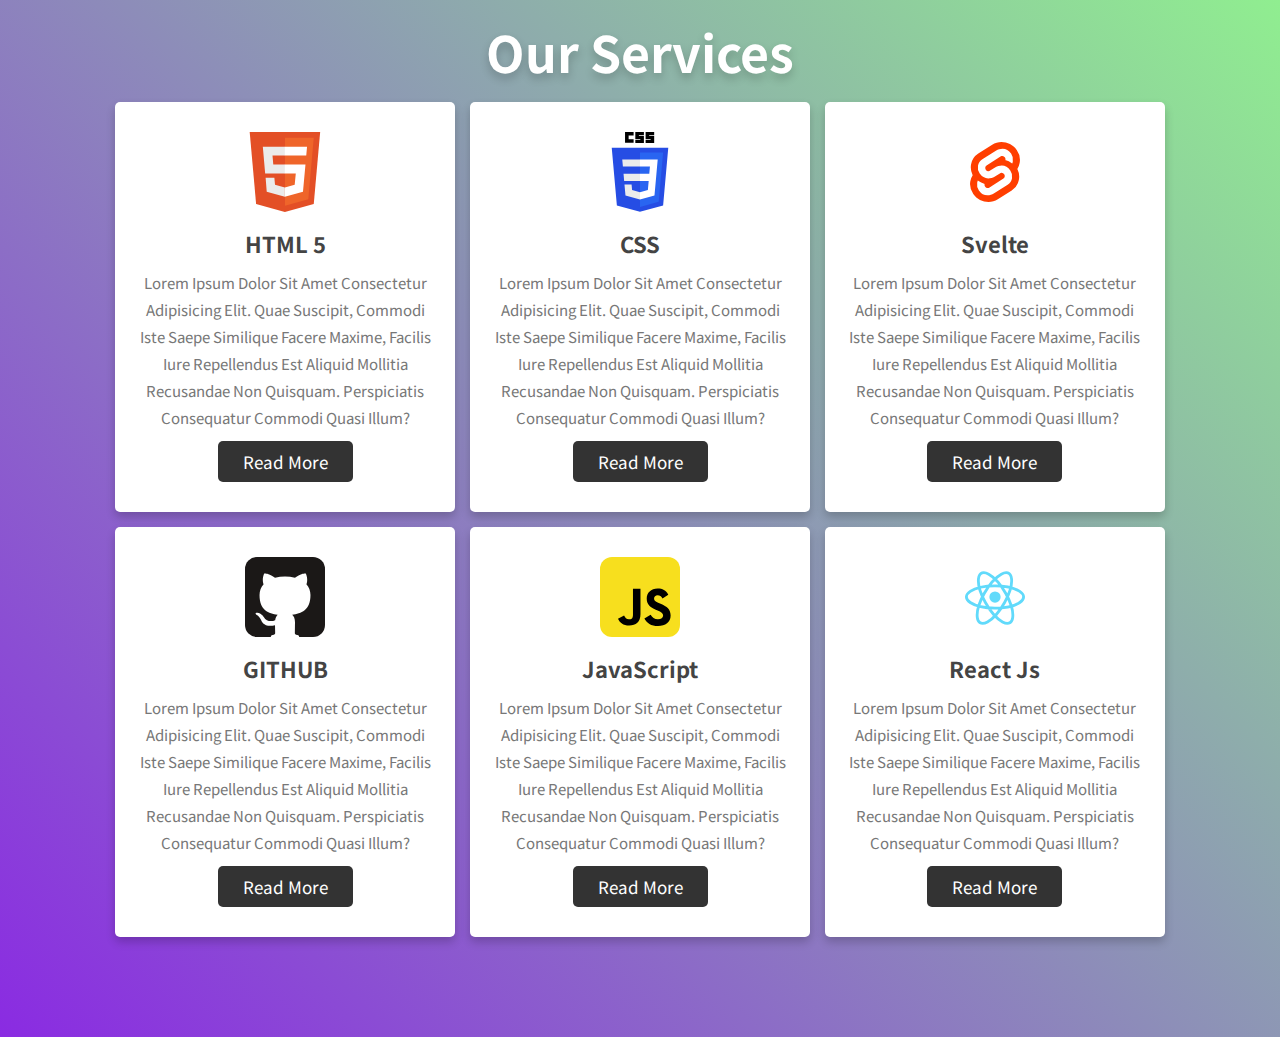
<file: index.html>
<!DOCTYPE html>
<html lang="en">
<head>
    <meta charset="UTF-8">
    <meta http-equiv="X-UA-Compatible" content="IE=edge">
    <meta name="viewport" content="width=device-width, initial-scale=1.0">
    <title>Document</title>
    <!-- css link -->
    <link rel="stylesheet" href="./css/style.css">
    <!-- link font -->
</head>
<body>
    <div class="container">
        <h1 class="heading">Our Services</h1>

        <div class="box-container">
        
            <div class="box">
            <img src="./assets/img/image1.svg" alt="html image">
                <h3>HTML 5</h3>
                <p>Lorem ipsum dolor sit amet consectetur adipisicing elit. Quae suscipit, commodi iste saepe similique facere maxime, facilis iure repellendus est aliquid mollitia recusandae non quisquam. Perspiciatis consequatur commodi quasi illum?</p>
                <a href="pages/page1.html" class="btn">read more</a>
            </div>
            <div class="box">
            <img src="./assets/img/imagen2.svg" alt="css image">
                <h3>CSS</h3>
                <p>Lorem ipsum dolor sit amet consectetur adipisicing elit. Quae suscipit, commodi iste saepe similique facere maxime, facilis iure repellendus est aliquid mollitia recusandae non quisquam. Perspiciatis consequatur commodi quasi illum?</p>
                <a href="#" class="btn">read more</a>
            </div>
            <div class="box">
            <img src="./assets/img/image3.svg" alt="svelte image">
                <h3>Svelte</h3>
                <p>Lorem ipsum dolor sit amet consectetur adipisicing elit. Quae suscipit, commodi iste saepe similique facere maxime, facilis iure repellendus est aliquid mollitia recusandae non quisquam. Perspiciatis consequatur commodi quasi illum?</p>
                <a href="#" class="btn">read more</a>
            </div>
            <div class="box">
            <img src="./assets/img/github-svgrepo-com.svg" alt="github image">
                <h3>GITHUB</h3>
                <p>Lorem ipsum dolor sit amet consectetur adipisicing elit. Quae suscipit, commodi iste saepe similique facere maxime, facilis iure repellendus est aliquid mollitia recusandae non quisquam. Perspiciatis consequatur commodi quasi illum?</p>
                <a href="#" class="btn">read more</a>
            </div>
            <div class="box">
            <img src="./assets/img/image5.svg" alt="javascript image">
                <h3>JavaScript</h3>
                <p>Lorem ipsum dolor sit amet consectetur adipisicing elit. Quae suscipit, commodi iste saepe similique facere maxime, facilis iure repellendus est aliquid mollitia recusandae non quisquam. Perspiciatis consequatur commodi quasi illum?</p>
                <a href="#" class="btn">read more</a>
            </div>
            <div class="box">
            <img src="./assets/img/image6.svg" alt="React image">
                <h3>React js</h3>
                <p>Lorem ipsum dolor sit amet consectetur adipisicing elit. Quae suscipit, commodi iste saepe similique facere maxime, facilis iure repellendus est aliquid mollitia recusandae non quisquam. Perspiciatis consequatur commodi quasi illum?</p>
                <a href="#" class="btn">read more</a>
            </div>
        </div>
    </div>
</body>
</html>
</file>
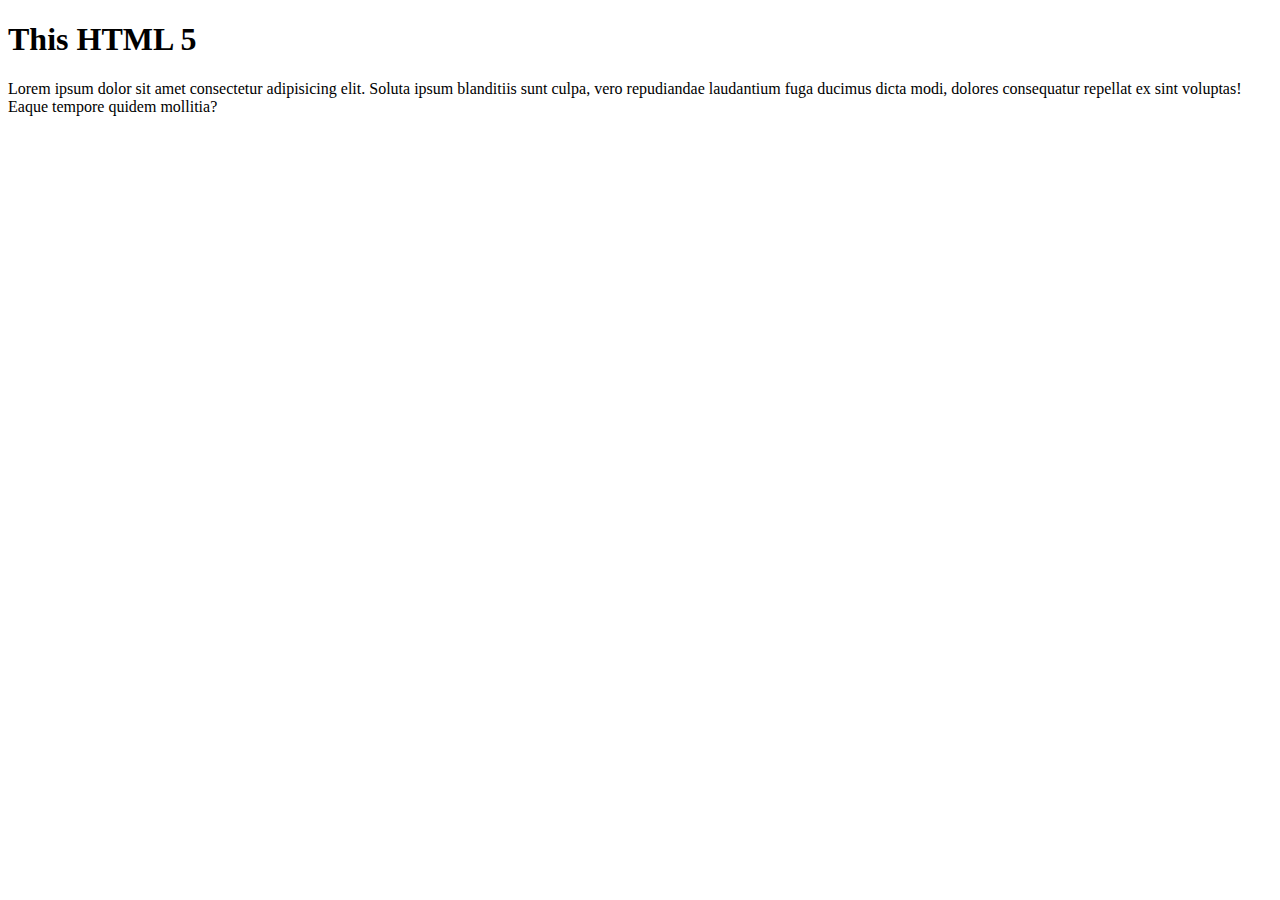
<file: pages/page1.html>
<!DOCTYPE html>
<html lang="en">
<head>
    <meta charset="UTF-8">
    <meta http-equiv="X-UA-Compatible" content="IE=edge">
    <meta name="viewport" content="width=device-width, initial-scale=1.0">
    <title>HTML</title>
</head>
<body>
    <h1>This HTML 5</h1>    
    <p>Lorem ipsum dolor sit amet consectetur adipisicing elit. Soluta ipsum blanditiis sunt culpa, vero repudiandae laudantium fuga ducimus dicta modi, dolores consequatur repellat ex sint voluptas! Eaque tempore quidem mollitia?</p>
</body>
</html>
</file>
<file: css/style.css>
@import url('https://fonts.googleapis.com/css2?family=Noto+Sans+JP:wght@100;300;400;500;700&display=swap');

*{
    font-family: 'Noto Sans JP', sans-serif;
    margin: 0;
    padding: 0;
    box-sizing: border-box;
    outline: none;
    border: none;
    text-transform: capitalize;
    transition: .2s linear;
}

.container{
    background: linear-gradient(45deg, blueviolet, lightgreen);
    padding: 15px 9%;
    padding-bottom: 100px;
}

.container .heading{
    text-align: center;
    padding-bottom: 15px;
    color: white;
    text-shadow: 0 5px 10px rgba(0, 0, 0, .2);
    font-size: 50px;
}

.container .box-container{
    display: grid;
    grid-template-columns: repeat(auto-fit, minmax(270px, 1fr));
    gap: 15px;
}

.container .box-container .box{
    box-shadow: 0 5px 10px rgba(0, 0, 0, .2);
    border-radius: 5px;
    background: white;
    text-align: center;
    padding: 30px 20px;
}

.container .box-container .box img{
    height: 80px;
}

.container .box-container .box h3{
    color: #444;
    font-size: 22px;
    padding: 10px 0;
}
.container .box-container .box p{
    color: #777;
    font-size: 15px;
    line-height: 1.8;
}

.container .box-container .box .btn{
    margin-top: 10px;
    display: inline-block;
    background: #333;
    color: white;
    font-size: 17px;
    border-radius: 5px;
    padding: 8px 25px;
    text-decoration: none;
}

.container .box-container .box .btn:hover{
    letter-spacing: 1px;
}

.container .box-container .box:hover{
    box-shadow: 0 10px 15px rgba(0, 0, 0, .3);
    transform: scale(1.03);
}

@media (max-width:768px) {
    .container{
        padding: 20px;
    }
}
</file>
